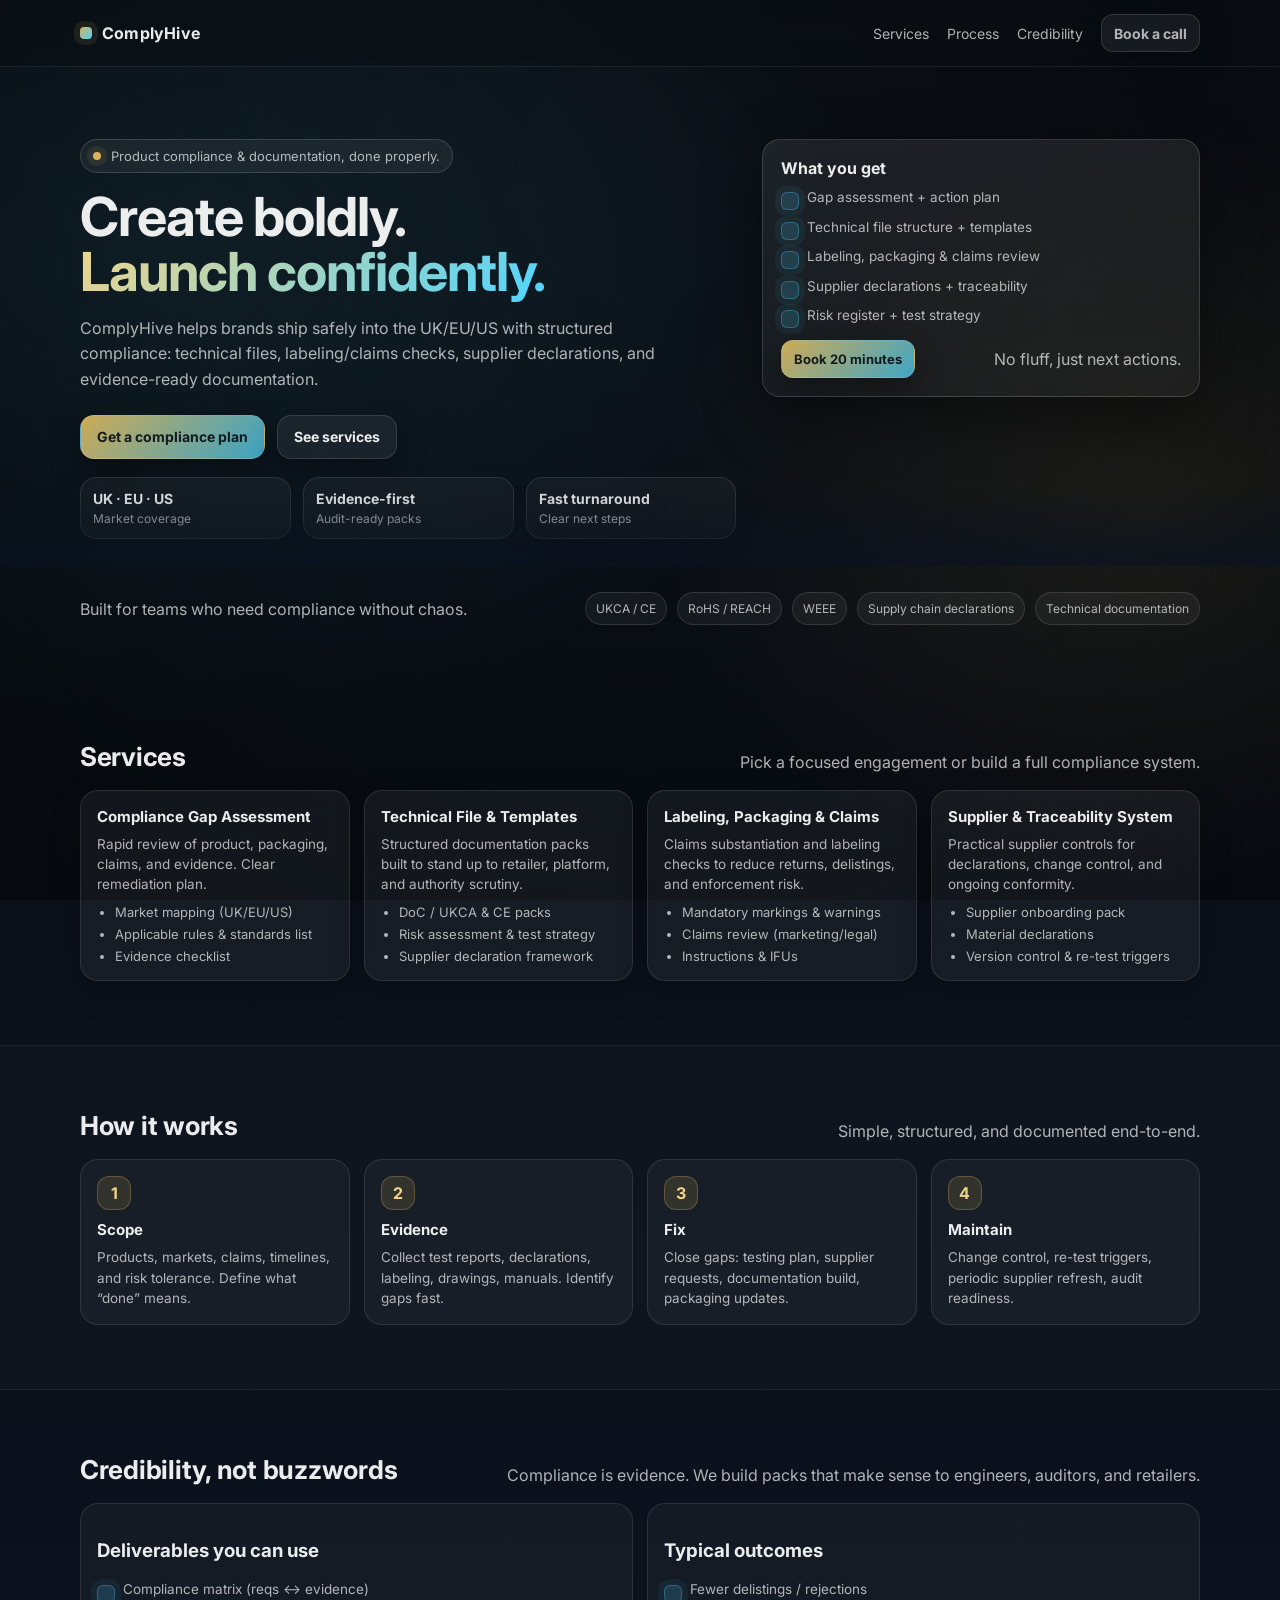
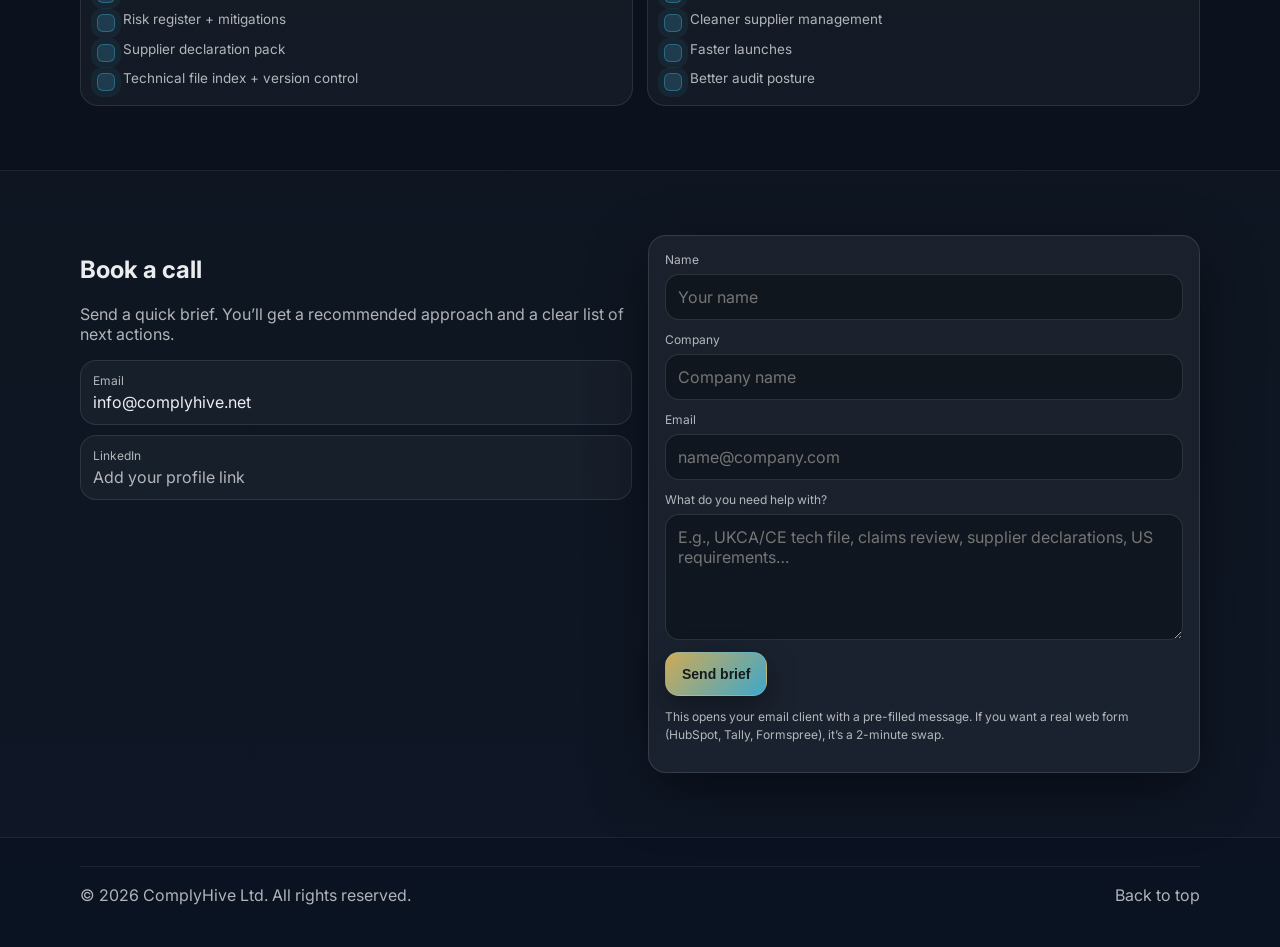
<file: index.html>
<!doctype html>
<html lang="en">
<head>
  <meta charset="utf-8" />
  <meta name="viewport" content="width=device-width,initial-scale=1" />
  <meta name="theme-color" content="#0b0f14" />
  <meta name="description" content="ComplyHive helps you create boldly and launch confidently with product compliance, documentation, and regulatory support." />
  <title>ComplyHive — Create boldly. Launch confidently.</title>

  <link rel="preconnect" href="https://fonts.googleapis.com">
  <link rel="preconnect" href="https://fonts.gstatic.com" crossorigin>
  <link href="https://fonts.googleapis.com/css2?family=Inter:wght@400;500;600;700&display=swap" rel="stylesheet">

  <link rel="stylesheet" href="./styles.css" />
</head>

<body>
  <!-- Ambient canvas background -->
  <canvas id="bg" aria-hidden="true"></canvas>

  <header class="header" id="top">
    <div class="container header__inner">
      <a class="brand" href="#top" aria-label="ComplyHive home">
        <span class="brand__mark" aria-hidden="true"></span>
        <span class="brand__text">ComplyHive</span>
      </a>

      <nav class="nav" aria-label="Primary">
        <button class="nav__toggle" id="navToggle" aria-expanded="false" aria-controls="navMenu">
          <span class="nav__toggleLines" aria-hidden="true"></span>
          <span class="srOnly">Menu</span>
        </button>

        <div class="nav__menu" id="navMenu">
          <a href="#services">Services</a>
          <a href="#process">Process</a>
          <a href="#proof">Credibility</a>
          <a href="#contact" class="btn btn--sm btn--ghost">Book a call</a>
        </div>
      </nav>
    </div>
  </header>

  <main>
    <!-- HERO -->
    <section class="hero">
      <div class="container hero__grid">
        <div class="hero__copy">
          <div class="pill">
            <span class="dot"></span>
            Product compliance & documentation, done properly.
          </div>

          <h1>Create boldly.<br><span class="grad">Launch confidently.</span></h1>

          <p class="lede">
            ComplyHive helps brands ship safely into the UK/EU/US with structured compliance: technical files,
            labeling/claims checks, supplier declarations, and evidence-ready documentation.
          </p>

          <div class="hero__cta">
            <a class="btn" href="#contact">Get a compliance plan</a>
            <a class="btn btn--ghost" href="#services">See services</a>
          </div>

          <div class="metrics" role="list">
            <div class="metric" role="listitem">
              <div class="metric__num">UK · EU · US</div>
              <div class="metric__label">Market coverage</div>
            </div>
            <div class="metric" role="listitem">
              <div class="metric__num">Evidence-first</div>
              <div class="metric__label">Audit-ready packs</div>
            </div>
            <div class="metric" role="listitem">
              <div class="metric__num">Fast turnaround</div>
              <div class="metric__label">Clear next steps</div>
            </div>
          </div>
        </div>

        <div class="hero__card" aria-label="ComplyHive highlights">
          <div class="glass">
            <h2>What you get</h2>
            <ul class="checklist">
              <li>Gap assessment + action plan</li>
              <li>Technical file structure + templates</li>
              <li>Labeling, packaging & claims review</li>
              <li>Supplier declarations + traceability</li>
              <li>Risk register + test strategy</li>
            </ul>

            <div class="card__cta">
              <a class="btn btn--sm" href="#contact">Book 20 minutes</a>
              <span class="muted">No fluff, just next actions.</span>
            </div>
          </div>
        </div>
      </div>

      <div class="hero__fade" aria-hidden="true"></div>
    </section>

    <!-- LOGO STRIP / TRUST -->
    <section class="trust">
      <div class="container trust__inner">
        <p class="muted">Built for teams who need compliance without chaos.</p>
        <div class="trust__badges" aria-label="Trust badges">
          <span class="badge">UKCA / CE</span>
          <span class="badge">RoHS / REACH</span>
          <span class="badge">WEEE</span>
          <span class="badge">Supply chain declarations</span>
          <span class="badge">Technical documentation</span>
        </div>
      </div>
    </section>

    <!-- SERVICES -->
    <section class="section" id="services">
      <div class="container">
        <div class="section__head">
          <h2>Services</h2>
          <p class="muted">Pick a focused engagement or build a full compliance system.</p>
        </div>

        <div class="cards">
          <article class="card">
            <h3>Compliance Gap Assessment</h3>
            <p>Rapid review of product, packaging, claims, and evidence. Clear remediation plan.</p>
            <ul class="bullets">
              <li>Market mapping (UK/EU/US)</li>
              <li>Applicable rules & standards list</li>
              <li>Evidence checklist</li>
            </ul>
          </article>

          <article class="card">
            <h3>Technical File & Templates</h3>
            <p>Structured documentation packs built to stand up to retailer, platform, and authority scrutiny.</p>
            <ul class="bullets">
              <li>DoC / UKCA & CE packs</li>
              <li>Risk assessment & test strategy</li>
              <li>Supplier declaration framework</li>
            </ul>
          </article>

          <article class="card">
            <h3>Labeling, Packaging & Claims</h3>
            <p>Claims substantiation and labeling checks to reduce returns, delistings, and enforcement risk.</p>
            <ul class="bullets">
              <li>Mandatory markings & warnings</li>
              <li>Claims review (marketing/legal)</li>
              <li>Instructions & IFUs</li>
            </ul>
          </article>

          <article class="card">
            <h3>Supplier & Traceability System</h3>
            <p>Practical supplier controls for declarations, change control, and ongoing conformity.</p>
            <ul class="bullets">
              <li>Supplier onboarding pack</li>
              <li>Material declarations</li>
              <li>Version control & re-test triggers</li>
            </ul>
          </article>
        </div>
      </div>
    </section>

    <!-- PROCESS -->
    <section class="section section--alt" id="process">
      <div class="container">
        <div class="section__head">
          <h2>How it works</h2>
          <p class="muted">Simple, structured, and documented end-to-end.</p>
        </div>

        <div class="steps">
          <div class="step">
            <div class="step__num">1</div>
            <h3>Scope</h3>
            <p>Products, markets, claims, timelines, and risk tolerance. Define what “done” means.</p>
          </div>
          <div class="step">
            <div class="step__num">2</div>
            <h3>Evidence</h3>
            <p>Collect test reports, declarations, labeling, drawings, manuals. Identify gaps fast.</p>
          </div>
          <div class="step">
            <div class="step__num">3</div>
            <h3>Fix</h3>
            <p>Close gaps: testing plan, supplier requests, documentation build, packaging updates.</p>
          </div>
          <div class="step">
            <div class="step__num">4</div>
            <h3>Maintain</h3>
            <p>Change control, re-test triggers, periodic supplier refresh, audit readiness.</p>
          </div>
        </div>
      </div>
    </section>

    <!-- PROOF -->
    <section class="section" id="proof">
      <div class="container">
        <div class="section__head">
          <h2>Credibility, not buzzwords</h2>
          <p class="muted">
            Compliance is evidence. We build packs that make sense to engineers, auditors, and retailers.
          </p>
        </div>

        <div class="grid2">
          <div class="panel">
            <h3>Deliverables you can use</h3>
            <ul class="checklist">
              <li>Compliance matrix (reqs ↔ evidence)</li>
              <li>Risk register + mitigations</li>
              <li>Supplier declaration pack</li>
              <li>Technical file index + version control</li>
            </ul>
          </div>
          <div class="panel">
            <h3>Typical outcomes</h3>
            <ul class="checklist">
              <li>Fewer delistings / rejections</li>
              <li>Cleaner supplier management</li>
              <li>Faster launches</li>
              <li>Better audit posture</li>
            </ul>
          </div>
        </div>
      </div>
    </section>

    <!-- CONTACT -->
    <section class="section section--alt" id="contact">
      <div class="container">
        <div class="contact">
          <div class="contact__copy">
            <h2>Book a call</h2>
            <p class="muted">
              Send a quick brief. You’ll get a recommended approach and a clear list of next actions.
            </p>
            <div class="contact__details">
              <div class="detail">
                <span class="detail__label">Email</span>
                <a href="mailto:info@complyhive.net">info@complyhive.net</a>
              </div>
              <div class="detail">
                <span class="detail__label">LinkedIn</span>
                <a href="#" onclick="return false;" class="muted">Add your profile link</a>
              </div>
            </div>
          </div>

          <!-- Simple form: builds a mailto: so it works on static hosting with zero backend -->
          <form class="form" id="leadForm">
            <label>
              <span>Name</span>
              <input name="name" type="text" autocomplete="name" required placeholder="Your name" />
            </label>
            <label>
              <span>Company</span>
              <input name="company" type="text" autocomplete="organization" required placeholder="Company name" />
            </label>
            <label>
              <span>Email</span>
              <input name="email" type="email" autocomplete="email" required placeholder="name@company.com" />
            </label>
            <label>
              <span>What do you need help with?</span>
              <textarea name="message" rows="5" required placeholder="E.g., UKCA/CE tech file, claims review, supplier declarations, US requirements…"></textarea>
            </label>

            <button class="btn" type="submit">Send brief</button>
            <p class="fine muted">
              This opens your email client with a pre-filled message. If you want a real web form (HubSpot, Tally, Formspree),
              it’s a 2-minute swap.
            </p>
          </form>
        </div>
      </div>
    </section>
  </main>

  <footer class="footer">
    <div class="container footer__inner">
      <span class="muted">© <span id="year"></span> ComplyHive Ltd. All rights reserved.</span>
      <a class="muted" href="#top">Back to top</a>
    </div>
  </footer>

  <script src="./app.js"></script>
</body>
</html>
</file>
<file: styles.css>
:root{
  --bg: #0b0f14;
  --bg2:#0a1322;
  --card: rgba(255,255,255,.06);
  --card2: rgba(255,255,255,.10);
  --text: rgba(255,255,255,.92);
  --muted: rgba(255,255,255,.68);
  --line: rgba(255,255,255,.14);
  --shadow: 0 20px 60px rgba(0,0,0,.45);
  --radius: 18px;
  --max: 1120px;
  --gold: #d8b35a;
  --gold2:#f1d48a;
  --cyan:#4dd4ff;
  --focus: 0 0 0 3px rgba(77,212,255,.25);
}

*{ box-sizing:border-box; }
html{ scroll-behavior:smooth; }
body{
  margin:0;
  font-family: Inter, system-ui, -apple-system, Segoe UI, Roboto, Arial, sans-serif;
  background: radial-gradient(1200px 800px at 12% 10%, rgba(77,212,255,.10), transparent 60%),
              radial-gradient(900px 700px at 90% 20%, rgba(216,179,90,.12), transparent 55%),
              linear-gradient(180deg, var(--bg), var(--bg2));
  color: var(--text);
  overflow-x:hidden;
}

a{ color:inherit; text-decoration:none; }
a:hover{ opacity:.92; }

.container{
  width:min(var(--max), calc(100% - 40px));
  margin:0 auto;
}

/* canvas background */
#bg{
  position:fixed;
  inset:0;
  z-index:-1;
  width:100%;
  height:100%;
  opacity:1;
}

/* header */
.header{
  position:sticky;
  top:0;
  z-index:10;
  backdrop-filter: blur(14px);
  background: rgba(10,15,20,.55);
  border-bottom: 1px solid rgba(255,255,255,.08);
}
.header__inner{
  display:flex;
  align-items:center;
  justify-content:space-between;
  padding:14px 0;
}
.brand{
  display:flex;
  align-items:center;
  gap:10px;
  font-weight:700;
  letter-spacing:.2px;
}
.brand__mark{
  width:12px; height:12px;
  border-radius:4px;
  background: linear-gradient(135deg, var(--gold), var(--cyan));
  box-shadow: 0 0 0 6px rgba(216,179,90,.10);
}
.brand__text{ font-size:16px; }

.nav{
  display:flex;
  align-items:center;
  gap:14px;
}
.nav__menu{
  display:flex;
  gap:18px;
  align-items:center;
}
.nav__menu a{
  font-size:14px;
  color: var(--muted);
}
.nav__menu a:hover{ color: var(--text); }

.nav__toggle{
  display:none;
  width:44px; height:40px;
  border-radius:12px;
  border:1px solid rgba(255,255,255,.14);
  background: rgba(255,255,255,.06);
  color: var(--text);
  align-items:center;
  justify-content:center;
}
.nav__toggle:focus{ outline:none; box-shadow: var(--focus); }
.nav__toggleLines{
  width:18px; height:12px;
  position:relative;
  display:block;
}
.nav__toggleLines::before,
.nav__toggleLines::after{
  content:"";
  position:absolute;
  left:0; right:0;
  height:2px;
  background: rgba(255,255,255,.85);
  border-radius:2px;
}
.nav__toggleLines::before{ top:0; }
.nav__toggleLines::after{ bottom:0; }

/* hero */
.hero{
  position:relative;
  padding:72px 0 26px;
}
.hero__grid{
  display:grid;
  grid-template-columns: 1.2fr .8fr;
  gap:26px;
  align-items:start;
}
.pill{
  display:inline-flex;
  align-items:center;
  gap:10px;
  border: 1px solid rgba(255,255,255,.14);
  background: rgba(255,255,255,.06);
  border-radius: 999px;
  padding:8px 12px;
  color: var(--muted);
  font-size:13px;
}
.pill .dot{
  width:8px; height:8px;
  border-radius:99px;
  background: var(--gold);
  box-shadow: 0 0 0 6px rgba(216,179,90,.10);
}
h1{
  margin:16px 0 10px;
  font-size: clamp(36px, 4.2vw, 56px);
  line-height: 1.03;
  letter-spacing: -0.02em;
}
.grad{
  background: linear-gradient(135deg, var(--gold2), var(--cyan));
  -webkit-background-clip:text;
  background-clip:text;
  color:transparent;
}
.lede{
  color: var(--muted);
  font-size: 16px;
  line-height: 1.6;
  max-width: 58ch;
}
.hero__cta{
  display:flex;
  gap:12px;
  margin:22px 0 18px;
  flex-wrap:wrap;
}

.btn{
  display:inline-flex;
  align-items:center;
  justify-content:center;
  gap:10px;
  height:44px;
  padding:0 16px;
  border-radius: 14px;
  border:1px solid rgba(255,255,255,.12);
  background: linear-gradient(135deg, rgba(216,179,90,.95), rgba(77,212,255,.75));
  color: rgba(10,15,20,.92);
  font-weight: 700;
  font-size: 14px;
  box-shadow: 0 10px 30px rgba(0,0,0,.35);
}
.btn:focus{ outline:none; box-shadow: var(--focus); }
.btn:hover{ transform: translateY(-1px); }
.btn--ghost{
  background: rgba(255,255,255,.06);
  color: var(--text);
}
.btn--sm{
  height:38px;
  padding:0 12px;
  border-radius: 12px;
  font-size: 13px;
}

.metrics{
  display:grid;
  grid-template-columns: repeat(3, minmax(0,1fr));
  gap:12px;
  margin-top:14px;
}
.metric{
  border: 1px solid rgba(255,255,255,.10);
  background: rgba(255,255,255,.04);
  border-radius: 16px;
  padding:12px;
}
.metric__num{ font-weight:700; font-size:14px; }
.metric__label{ color: var(--muted); font-size:12px; margin-top:4px; }

.hero__card .glass{
  border-radius: var(--radius);
  padding:18px;
  border: 1px solid rgba(255,255,255,.14);
  background: linear-gradient(180deg, rgba(255,255,255,.08), rgba(255,255,255,.04));
  box-shadow: var(--shadow);
}
.hero__card h2{
  margin:0 0 10px;
  font-size:16px;
}
.checklist{
  margin:0;
  padding:0;
  list-style:none;
  display:grid;
  gap:10px;
}
.checklist li{
  position:relative;
  padding-left:26px;
  color: var(--muted);
  font-size: 13.5px;
  line-height: 1.45;
}
.checklist li::before{
  content:"";
  position:absolute;
  left:0;
  top:.30em;
  width:16px; height:16px;
  border-radius:6px;
  background: rgba(77,212,255,.18);
  border:1px solid rgba(77,212,255,.30);
  box-shadow: 0 0 0 6px rgba(77,212,255,.06);
}
.card__cta{
  margin-top:14px;
  display:flex;
  align-items:center;
  justify-content:space-between;
  gap:10px;
  flex-wrap:wrap;
}
.muted{ color: var(--muted); }
.fine{ font-size: 12px; line-height: 1.5; }
.srOnly{
  position:absolute;
  width:1px;height:1px;
  padding:0;margin:-1px;
  overflow:hidden;clip:rect(0,0,0,0);white-space:nowrap;border:0;
}

.hero__fade{
  position:absolute;
  left:0; right:0; bottom:-1px;
  height:80px;
  background: linear-gradient(180deg, transparent, rgba(10,19,34,.65));
  pointer-events:none;
}

/* trust */
.trust{
  padding: 18px 0 42px;
}
.trust__inner{
  display:flex;
  align-items:center;
  justify-content:space-between;
  gap:16px;
  flex-wrap:wrap;
}
.trust__badges{
  display:flex;
  gap:10px;
  flex-wrap:wrap;
}
.badge{
  border:1px solid rgba(255,255,255,.12);
  background: rgba(255,255,255,.05);
  padding:8px 10px;
  border-radius: 999px;
  font-size: 12px;
  color: var(--muted);
}

/* sections */
.section{
  padding: 64px 0;
}
.section--alt{
  background: rgba(255,255,255,.02);
  border-top:1px solid rgba(255,255,255,.06);
  border-bottom:1px solid rgba(255,255,255,.06);
}
.section__head{
  display:flex;
  align-items:flex-end;
  justify-content:space-between;
  gap:16px;
  margin-bottom: 18px;
  flex-wrap:wrap;
}
.section__head h2{
  margin:0;
  font-size: 26px;
  letter-spacing:-0.01em;
}
.section__head p{ margin:0; max-width: 70ch; }

/* cards */
.cards{
  display:grid;
  grid-template-columns: repeat(4, minmax(0,1fr));
  gap:14px;
}
.card{
  border-radius: var(--radius);
  padding:16px;
  background: rgba(255,255,255,.05);
  border: 1px solid rgba(255,255,255,.10);
  box-shadow: 0 10px 30px rgba(0,0,0,.22);
}
.card h3{ margin:0 0 8px; font-size: 15px; }
.card p{ margin:0 0 10px; color: var(--muted); font-size: 13.5px; line-height: 1.5; }
.bullets{
  margin:0;
  padding-left: 18px;
  color: var(--muted);
  font-size: 13px;
  display:grid;
  gap:6px;
}

/* steps */
.steps{
  display:grid;
  grid-template-columns: repeat(4, minmax(0,1fr));
  gap:14px;
}
.step{
  border-radius: var(--radius);
  padding:16px;
  border:1px solid rgba(255,255,255,.10);
  background: rgba(255,255,255,.04);
}
.step__num{
  width:34px; height:34px;
  border-radius:12px;
  display:flex;
  align-items:center;
  justify-content:center;
  font-weight:700;
  background: rgba(216,179,90,.15);
  border:1px solid rgba(216,179,90,.28);
  color: var(--gold2);
  margin-bottom: 10px;
}
.step h3{ margin:0 0 8px; font-size: 15px; }
.step p{ margin:0; color: var(--muted); font-size: 13.5px; line-height: 1.5; }

/* proof panels */
.grid2{
  display:grid;
  grid-template-columns: 1fr 1fr;
  gap:14px;
}
.panel{
  border-radius: var(--radius);
  padding:16px;
  border:1px solid rgba(255,255,255,.10);
  background: rgba(255,255,255,.04);
}

/* contact */
.contact{
  display:grid;
  grid-template-columns: 1fr 1fr;
  gap:16px;
  align-items:start;
}
.contact__details{
  display:grid;
  gap:10px;
  margin-top: 16px;
}
.detail{
  border:1px solid rgba(255,255,255,.10);
  background: rgba(255,255,255,.04);
  border-radius: 16px;
  padding: 12px;
}
.detail__label{
  display:block;
  font-size: 12px;
  color: var(--muted);
  margin-bottom: 4px;
}
.form{
  border-radius: var(--radius);
  padding:16px;
  border:1px solid rgba(255,255,255,.12);
  background: rgba(255,255,255,.05);
  box-shadow: var(--shadow);
}
label{ display:grid; gap:7px; margin-bottom: 12px; }
label span{ font-size: 12px; color: var(--muted); }
input, textarea{
  width:100%;
  border-radius: 14px;
  border:1px solid rgba(255,255,255,.12);
  background: rgba(10,15,20,.55);
  color: var(--text);
  padding: 12px 12px;
  font: inherit;
}
input:focus, textarea:focus{
  outline:none;
  box-shadow: var(--focus);
  border-color: rgba(77,212,255,.35);
}

/* footer */
.footer{
  padding: 28px 0 42px;
}
.footer__inner{
  display:flex;
  align-items:center;
  justify-content:space-between;
  gap:12px;
  flex-wrap:wrap;
  border-top: 1px solid rgba(255,255,255,.08);
  padding-top: 18px;
}

/* responsive */
@media (max-width: 980px){
  .hero__grid{ grid-template-columns: 1fr; }
  .cards{ grid-template-columns: repeat(2, minmax(0,1fr)); }
  .steps{ grid-template-columns: repeat(2, minmax(0,1fr)); }
  .contact{ grid-template-columns: 1fr; }
}
@media (max-width: 720px){
  .nav__toggle{ display:inline-flex; }
  .nav__menu{
    position:absolute;
    right:20px;
    top:62px;
    display:none;
    flex-direction:column;
    align-items:stretch;
    gap:10px;
    padding:12px;
    width:min(320px, calc(100vw - 40px));
    border-radius: 16px;
    border:1px solid rgba(255,255,255,.14);
    background: rgba(10,15,20,.82);
    backdrop-filter: blur(14px);
  }
  .nav__menu.isOpen{ display:flex; }
  .nav__menu a{ padding:10px 10px; border-radius: 12px; }
  .metrics{ grid-template-columns: 1fr; }
  .cards{ grid-template-columns: 1fr; }
  .steps{ grid-template-columns: 1fr; }
}
</file>
